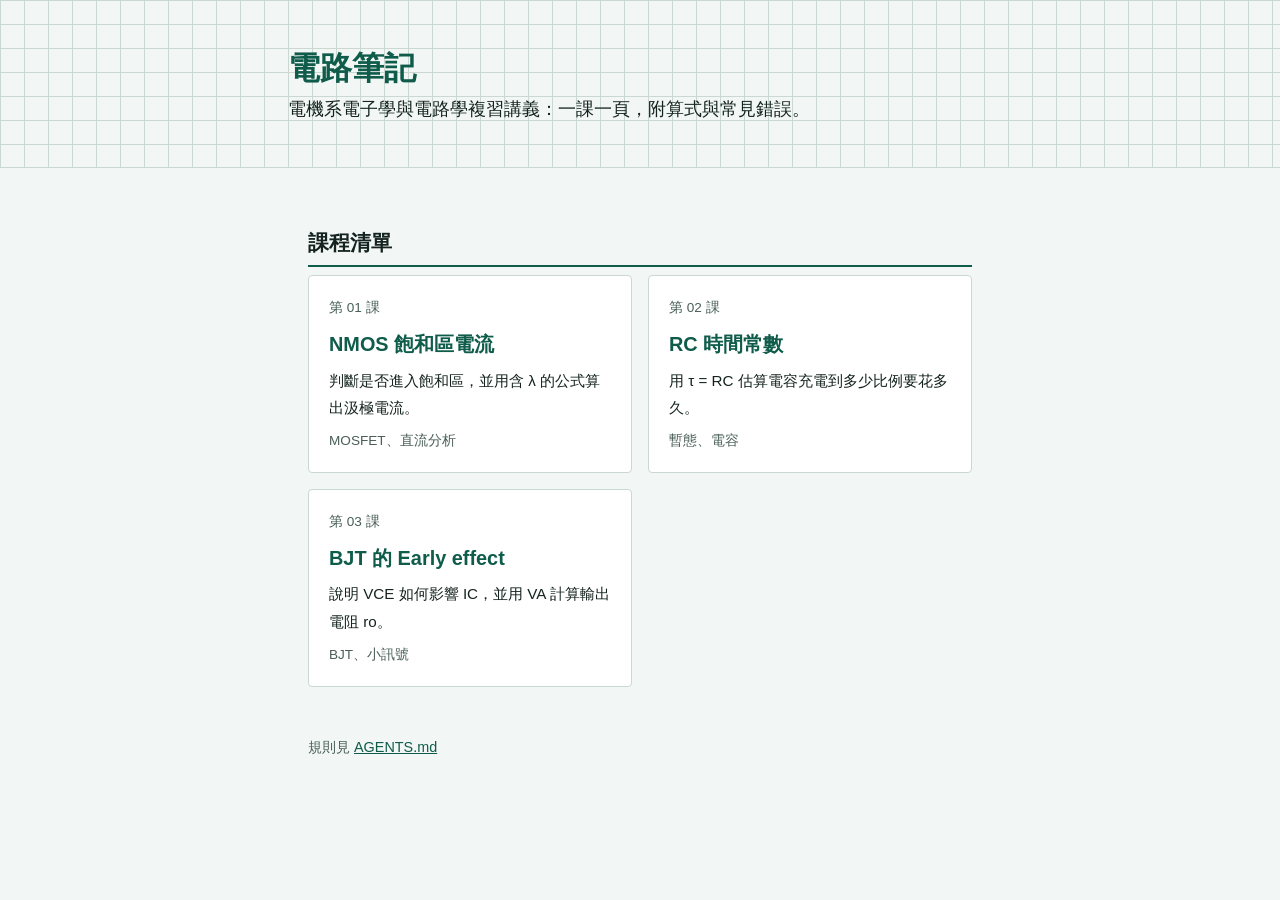
<file: index.html>
<!DOCTYPE html>
<html lang="zh-Hant">
<head>
<meta charset="utf-8">
<meta name="viewport" content="width=device-width, initial-scale=1">
<title>電路筆記</title>
<link rel="stylesheet" href="assets/style.css">
</head>
<body>
<header>
  <h1>電路筆記</h1>
  <p class="lead">電機系電子學與電路學複習講義：一課一頁，附算式與常見錯誤。</p>
</header>
<main>
  <h2>課程清單</h2>
  <div id="lesson-list" class="cards"></div>
  <noscript><p>請開啟 JavaScript 以顯示課程清單。</p></noscript>
</main>
<footer>規則見 <a href="AGENTS.md">AGENTS.md</a></footer>
<script src="assets/lessons.js"></script>
<script src="assets/site.js"></script>
</body>
</html>
</file>
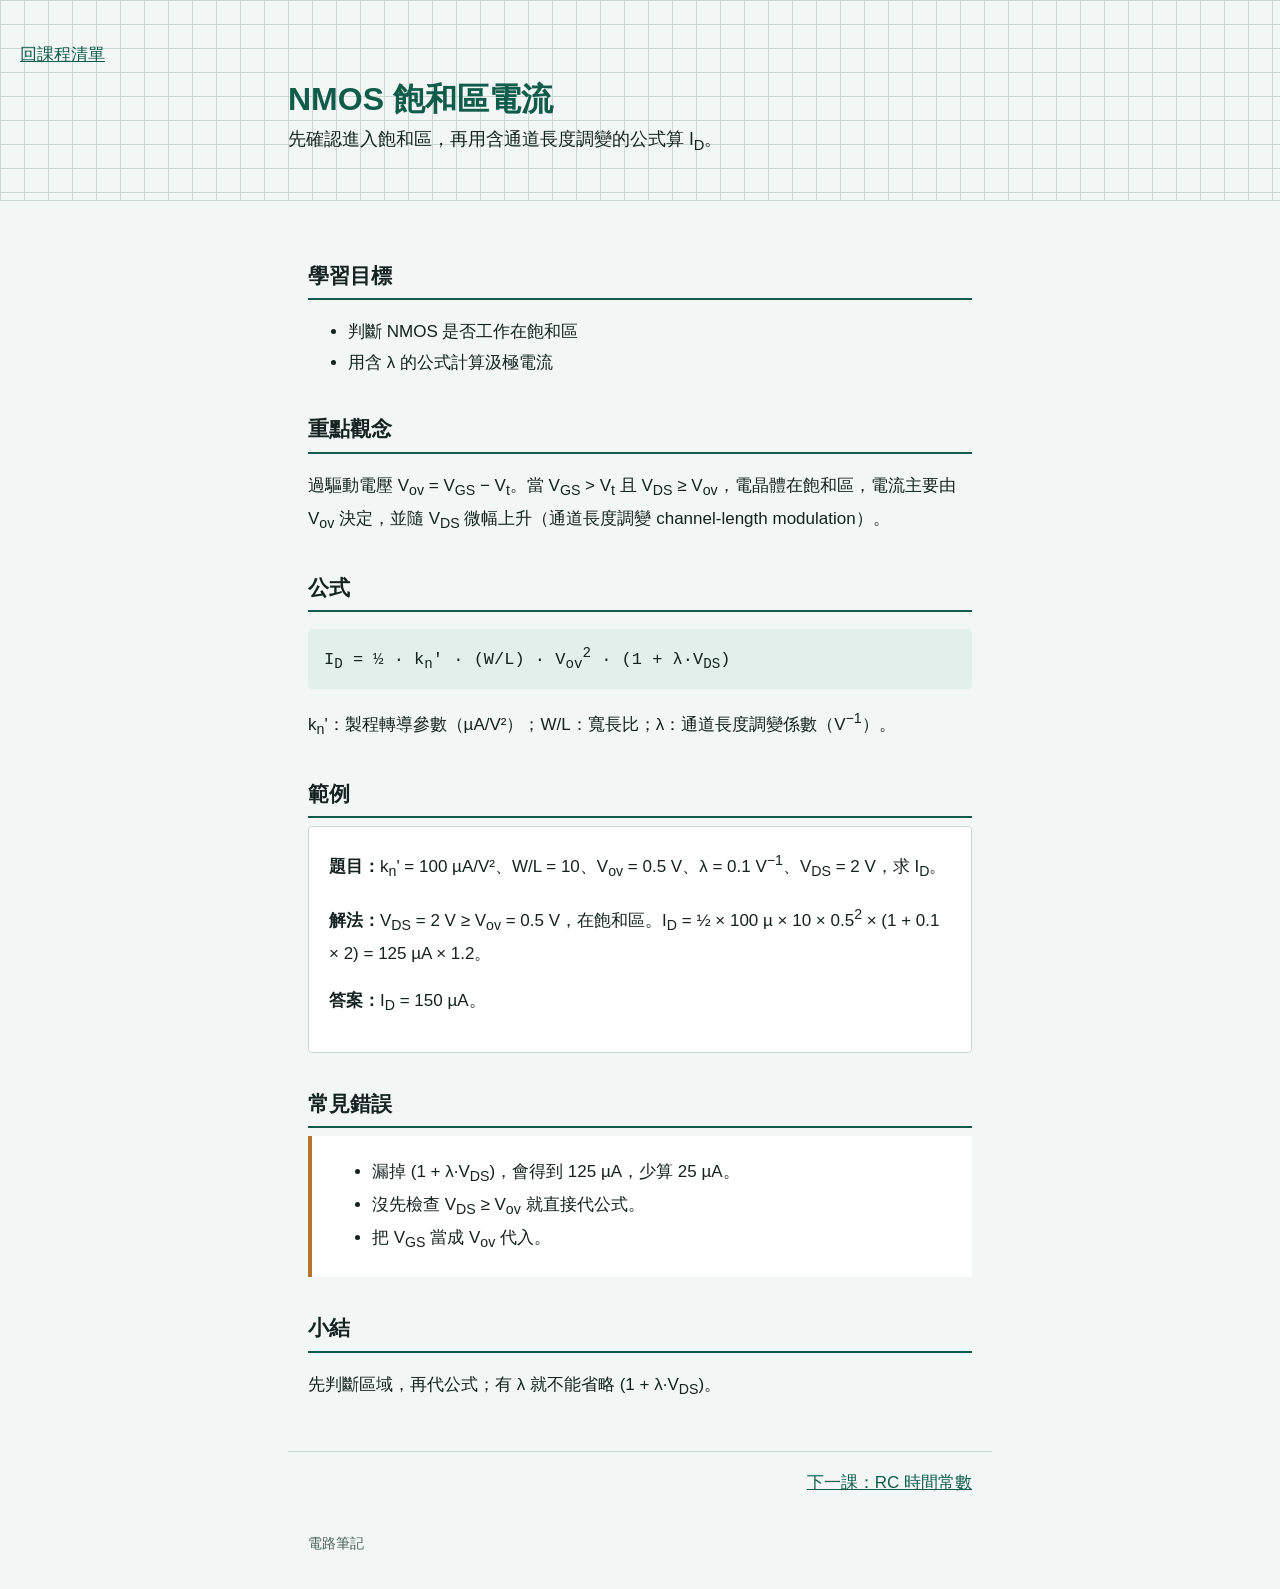
<file: lessons/01-nmos-saturation.html>
<!DOCTYPE html>
<html lang="zh-Hant">
<head>
<meta charset="utf-8">
<meta name="viewport" content="width=device-width, initial-scale=1">
<title>NMOS 飽和區電流｜電路筆記</title>
<link rel="stylesheet" href="../assets/style.css">
</head>
<body data-lesson="01-nmos-saturation">
<header>
  <a href="../index.html">回課程清單</a>
  <h1>NMOS 飽和區電流</h1>
  <p class="lead">先確認進入飽和區，再用含通道長度調變的公式算 I<sub>D</sub>。</p>
</header>
<main class="lesson">
  <h2>學習目標</h2>
  <ul><li>判斷 NMOS 是否工作在飽和區</li><li>用含 λ 的公式計算汲極電流</li></ul>
  <h2>重點觀念</h2>
  <p>過驅動電壓 V<sub>ov</sub> = V<sub>GS</sub> − V<sub>t</sub>。當 V<sub>GS</sub> &gt; V<sub>t</sub> 且 V<sub>DS</sub> ≥ V<sub>ov</sub>，電晶體在飽和區，電流主要由 V<sub>ov</sub> 決定，並隨 V<sub>DS</sub> 微幅上升（通道長度調變 channel-length modulation）。</p>
  <h2>公式</h2>
  <p class="formula">I<sub>D</sub> = ½ · k<sub>n</sub>' · (W/L) · V<sub>ov</sub><sup>2</sup> · (1 + λ·V<sub>DS</sub>)</p>
  <p>k<sub>n</sub>'：製程轉導參數（µA/V²）；W/L：寬長比；λ：通道長度調變係數（V<sup>−1</sup>）。</p>
  <h2>範例</h2>
  <div class="example">
    <p><strong>題目：</strong>k<sub>n</sub>' = 100 µA/V²、W/L = 10、V<sub>ov</sub> = 0.5 V、λ = 0.1 V<sup>−1</sup>、V<sub>DS</sub> = 2 V，求 I<sub>D</sub>。</p>
    <p><strong>解法：</strong>V<sub>DS</sub> = 2 V ≥ V<sub>ov</sub> = 0.5 V，在飽和區。I<sub>D</sub> = ½ × 100 µ × 10 × 0.5<sup>2</sup> × (1 + 0.1 × 2) = 125 µA × 1.2。</p>
    <p><strong>答案：</strong>I<sub>D</sub> = 150 µA。</p>
  </div>
  <h2>常見錯誤</h2>
  <div class="pitfall"><ul>
    <li>漏掉 (1 + λ·V<sub>DS</sub>)，會得到 125 µA，少算 25 µA。</li>
    <li>沒先檢查 V<sub>DS</sub> ≥ V<sub>ov</sub> 就直接代公式。</li>
    <li>把 V<sub>GS</sub> 當成 V<sub>ov</sub> 代入。</li>
  </ul></div>
  <h2>小結</h2>
  <p>先判斷區域，再代公式；有 λ 就不能省略 (1 + λ·V<sub>DS</sub>)。</p>
</main>
<nav id="pager"></nav>
<footer>電路筆記</footer>
<script src="../assets/lessons.js"></script>
<script src="../assets/site.js"></script>
</body>
</html>
</file>
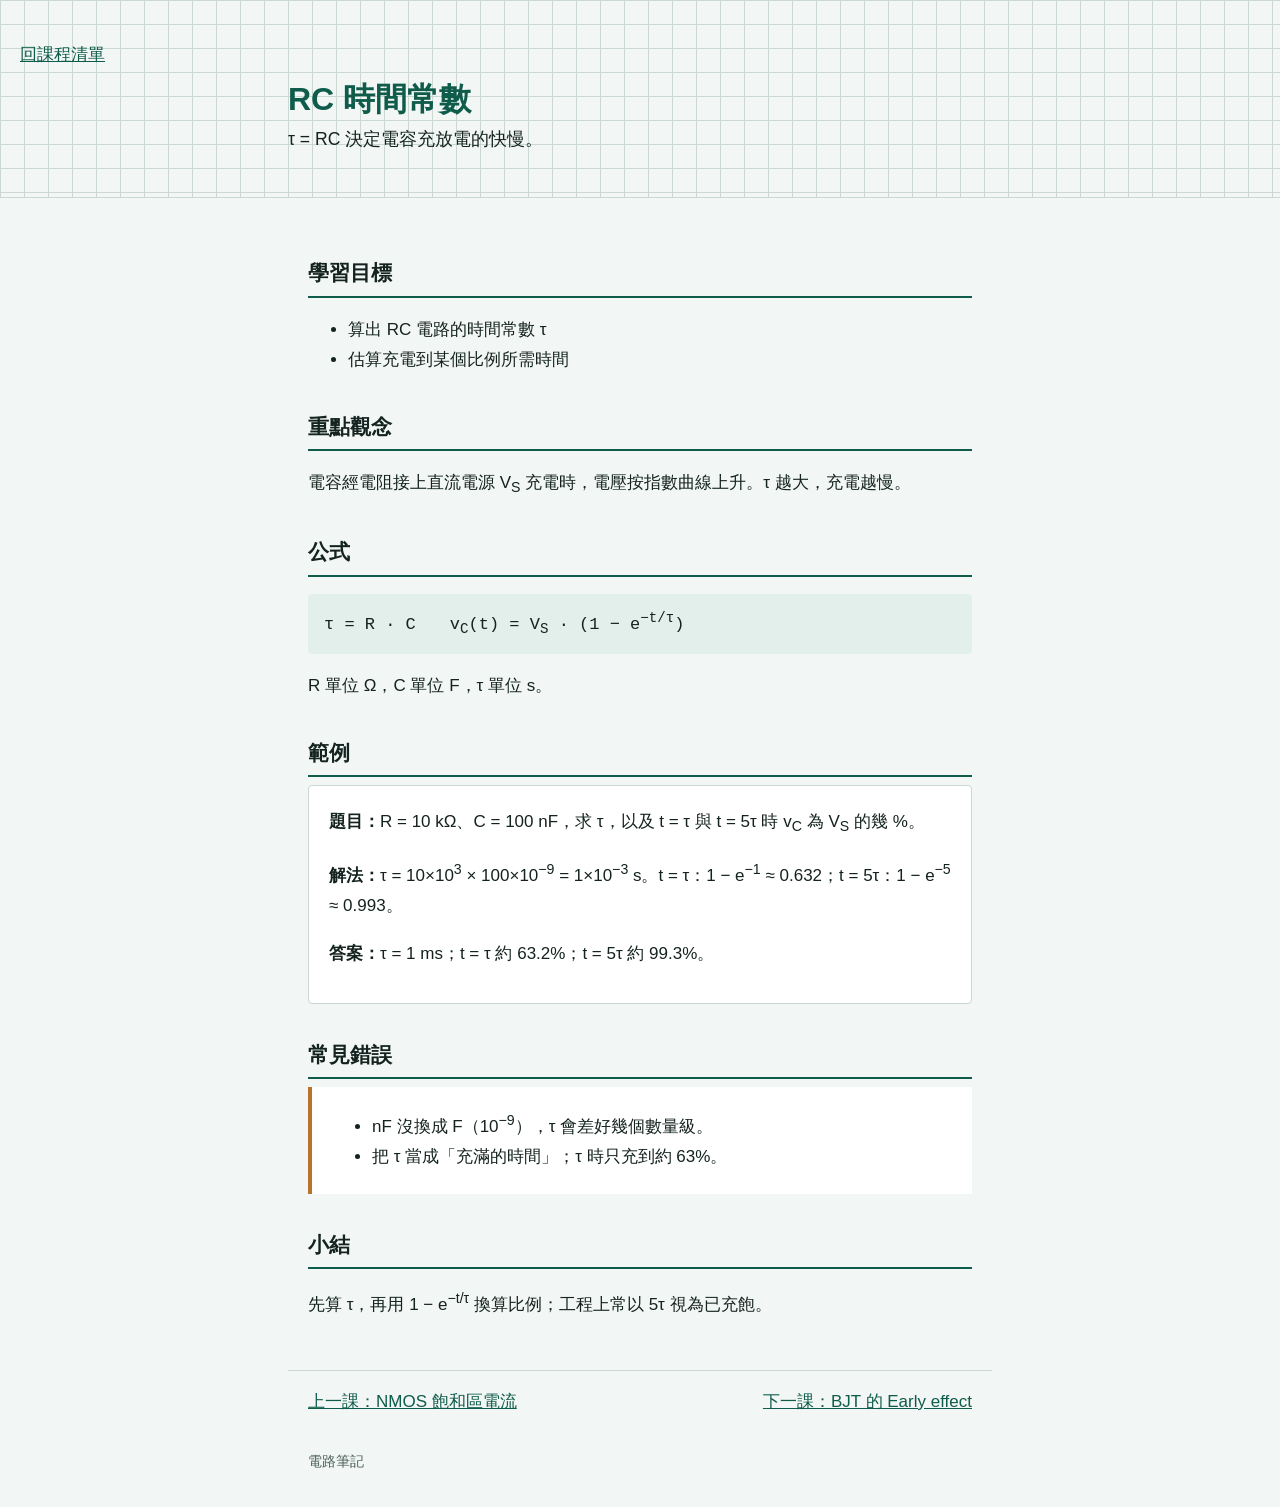
<file: lessons/02-rc-time-constant.html>
<!DOCTYPE html>
<html lang="zh-Hant">
<head>
<meta charset="utf-8">
<meta name="viewport" content="width=device-width, initial-scale=1">
<title>RC 時間常數｜電路筆記</title>
<link rel="stylesheet" href="../assets/style.css">
</head>
<body data-lesson="02-rc-time-constant">
<header>
  <a href="../index.html">回課程清單</a>
  <h1>RC 時間常數</h1>
  <p class="lead">τ = RC 決定電容充放電的快慢。</p>
</header>
<main class="lesson">
  <h2>學習目標</h2>
  <ul><li>算出 RC 電路的時間常數 τ</li><li>估算充電到某個比例所需時間</li></ul>
  <h2>重點觀念</h2>
  <p>電容經電阻接上直流電源 V<sub>S</sub> 充電時，電壓按指數曲線上升。τ 越大，充電越慢。</p>
  <h2>公式</h2>
  <p class="formula">τ = R · C　　v<sub>C</sub>(t) = V<sub>S</sub> · (1 − e<sup>−t/τ</sup>)</p>
  <p>R 單位 Ω，C 單位 F，τ 單位 s。</p>
  <h2>範例</h2>
  <div class="example">
    <p><strong>題目：</strong>R = 10 kΩ、C = 100 nF，求 τ，以及 t = τ 與 t = 5τ 時 v<sub>C</sub> 為 V<sub>S</sub> 的幾 %。</p>
    <p><strong>解法：</strong>τ = 10×10<sup>3</sup> × 100×10<sup>−9</sup> = 1×10<sup>−3</sup> s。t = τ：1 − e<sup>−1</sup> ≈ 0.632；t = 5τ：1 − e<sup>−5</sup> ≈ 0.993。</p>
    <p><strong>答案：</strong>τ = 1 ms；t = τ 約 63.2%；t = 5τ 約 99.3%。</p>
  </div>
  <h2>常見錯誤</h2>
  <div class="pitfall"><ul>
    <li>nF 沒換成 F（10<sup>−9</sup>），τ 會差好幾個數量級。</li>
    <li>把 τ 當成「充滿的時間」；τ 時只充到約 63%。</li>
  </ul></div>
  <h2>小結</h2>
  <p>先算 τ，再用 1 − e<sup>−t/τ</sup> 換算比例；工程上常以 5τ 視為已充飽。</p>
</main>
<nav id="pager"></nav>
<footer>電路筆記</footer>
<script src="../assets/lessons.js"></script>
<script src="../assets/site.js"></script>
</body>
</html>
</file>
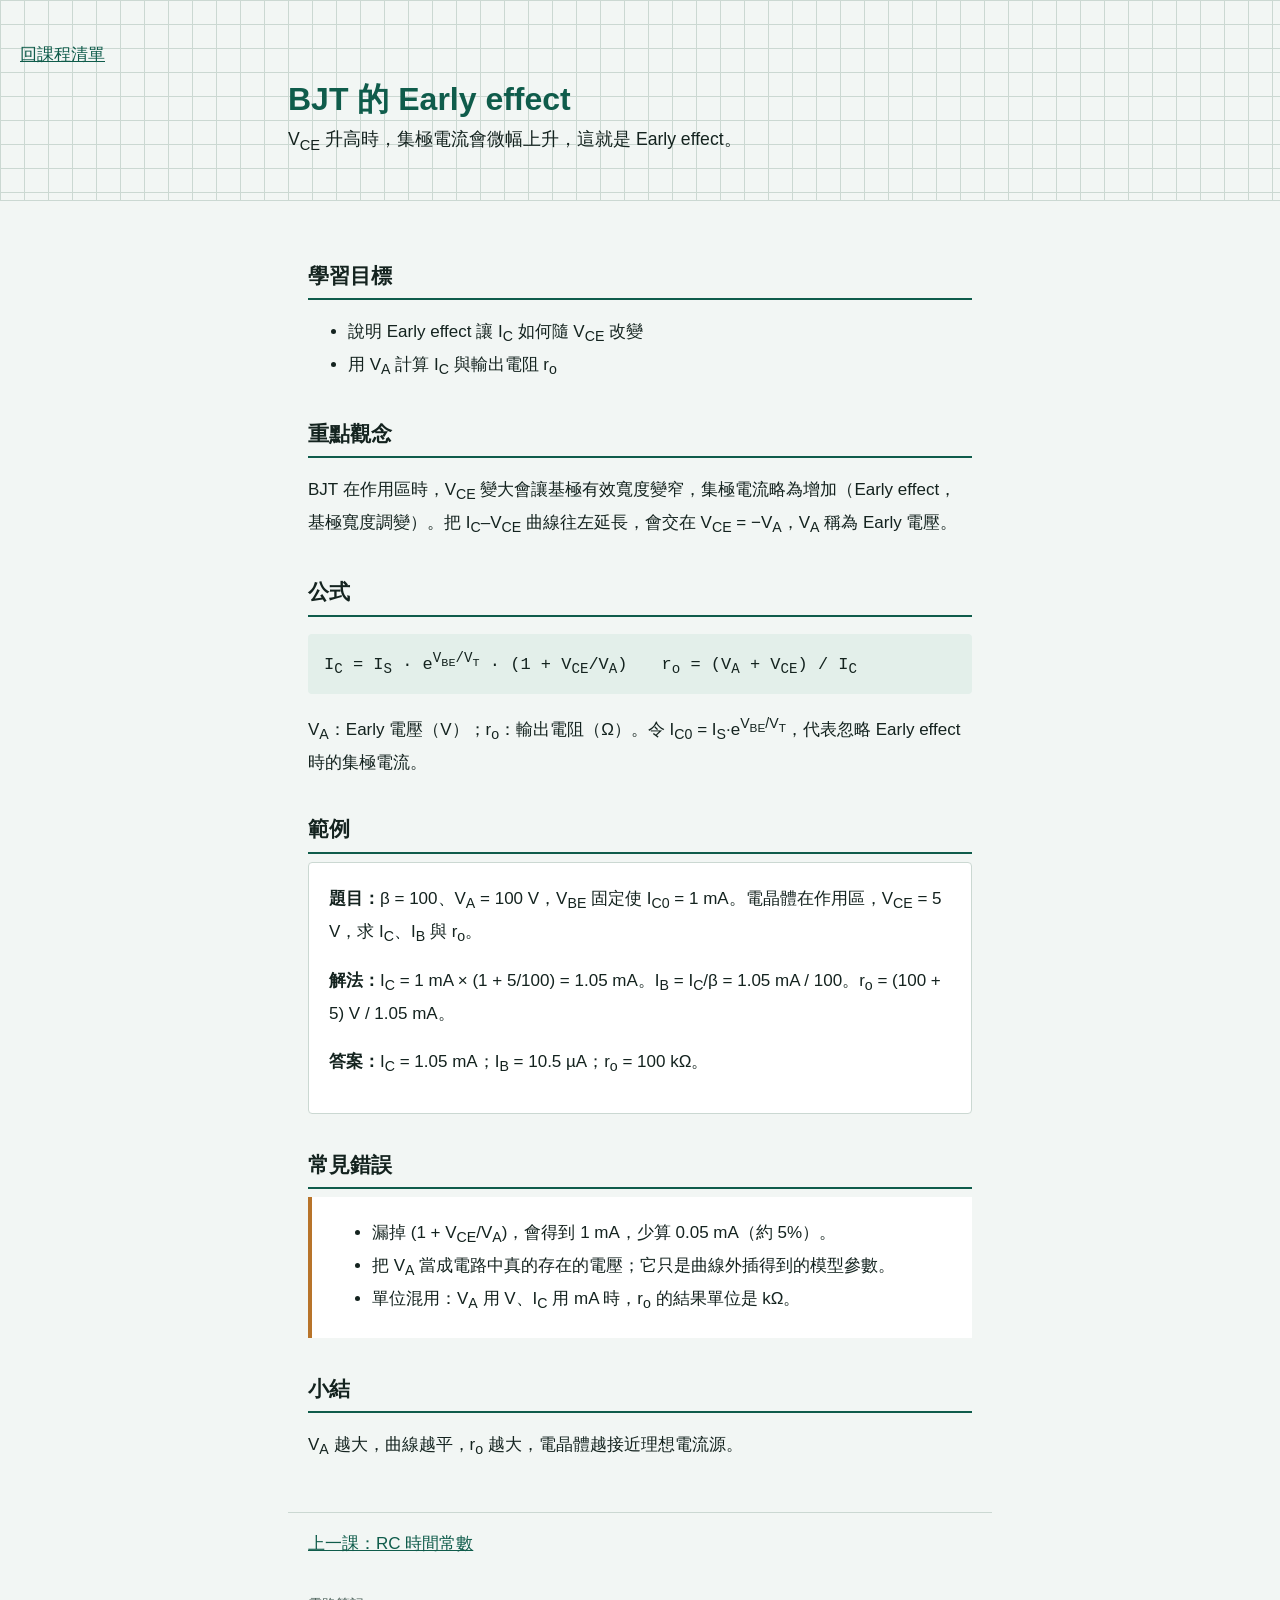
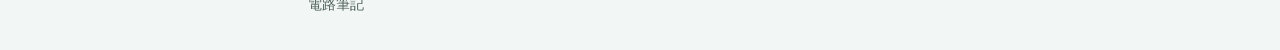
<file: lessons/03-bjt-early-effect.html>
<!DOCTYPE html>
<html lang="zh-Hant">
<head>
<meta charset="utf-8">
<meta name="viewport" content="width=device-width, initial-scale=1">
<title>BJT 的 Early effect｜電路筆記</title>
<link rel="stylesheet" href="../assets/style.css">
</head>
<body data-lesson="03-bjt-early-effect">
<header>
  <a href="../index.html">回課程清單</a>
  <h1>BJT 的 Early effect</h1>
  <p class="lead">V<sub>CE</sub> 升高時，集極電流會微幅上升，這就是 Early effect。</p>
</header>
<main class="lesson">
  <h2>學習目標</h2>
  <ul><li>說明 Early effect 讓 I<sub>C</sub> 如何隨 V<sub>CE</sub> 改變</li><li>用 V<sub>A</sub> 計算 I<sub>C</sub> 與輸出電阻 r<sub>o</sub></li></ul>
  <h2>重點觀念</h2>
  <p>BJT 在作用區時，V<sub>CE</sub> 變大會讓基極有效寬度變窄，集極電流略為增加（Early effect，基極寬度調變）。把 I<sub>C</sub>–V<sub>CE</sub> 曲線往左延長，會交在 V<sub>CE</sub> = −V<sub>A</sub>，V<sub>A</sub> 稱為 Early 電壓。</p>
  <h2>公式</h2>
  <p class="formula">I<sub>C</sub> = I<sub>S</sub> · e<sup>V<sub>BE</sub>/V<sub>T</sub></sup> · (1 + V<sub>CE</sub>/V<sub>A</sub>)　　r<sub>o</sub> = (V<sub>A</sub> + V<sub>CE</sub>) / I<sub>C</sub></p>
  <p>V<sub>A</sub>：Early 電壓（V）；r<sub>o</sub>：輸出電阻（Ω）。令 I<sub>C0</sub> = I<sub>S</sub>·e<sup>V<sub>BE</sub>/V<sub>T</sub></sup>，代表忽略 Early effect 時的集極電流。</p>
  <h2>範例</h2>
  <div class="example">
    <p><strong>題目：</strong>β = 100、V<sub>A</sub> = 100 V，V<sub>BE</sub> 固定使 I<sub>C0</sub> = 1 mA。電晶體在作用區，V<sub>CE</sub> = 5 V，求 I<sub>C</sub>、I<sub>B</sub> 與 r<sub>o</sub>。</p>
    <p><strong>解法：</strong>I<sub>C</sub> = 1 mA × (1 + 5/100) = 1.05 mA。I<sub>B</sub> = I<sub>C</sub>/β = 1.05 mA / 100。r<sub>o</sub> = (100 + 5) V / 1.05 mA。</p>
    <p><strong>答案：</strong>I<sub>C</sub> = 1.05 mA；I<sub>B</sub> = 10.5 µA；r<sub>o</sub> = 100 kΩ。</p>
  </div>
  <h2>常見錯誤</h2>
  <div class="pitfall"><ul>
    <li>漏掉 (1 + V<sub>CE</sub>/V<sub>A</sub>)，會得到 1 mA，少算 0.05 mA（約 5%）。</li>
    <li>把 V<sub>A</sub> 當成電路中真的存在的電壓；它只是曲線外插得到的模型參數。</li>
    <li>單位混用：V<sub>A</sub> 用 V、I<sub>C</sub> 用 mA 時，r<sub>o</sub> 的結果單位是 kΩ。</li>
  </ul></div>
  <h2>小結</h2>
  <p>V<sub>A</sub> 越大，曲線越平，r<sub>o</sub> 越大，電晶體越接近理想電流源。</p>
</main>
<nav id="pager"></nav>
<footer>電路筆記</footer>
<script src="../assets/lessons.js"></script>
<script src="../assets/site.js"></script>
</body>
</html>
</file>
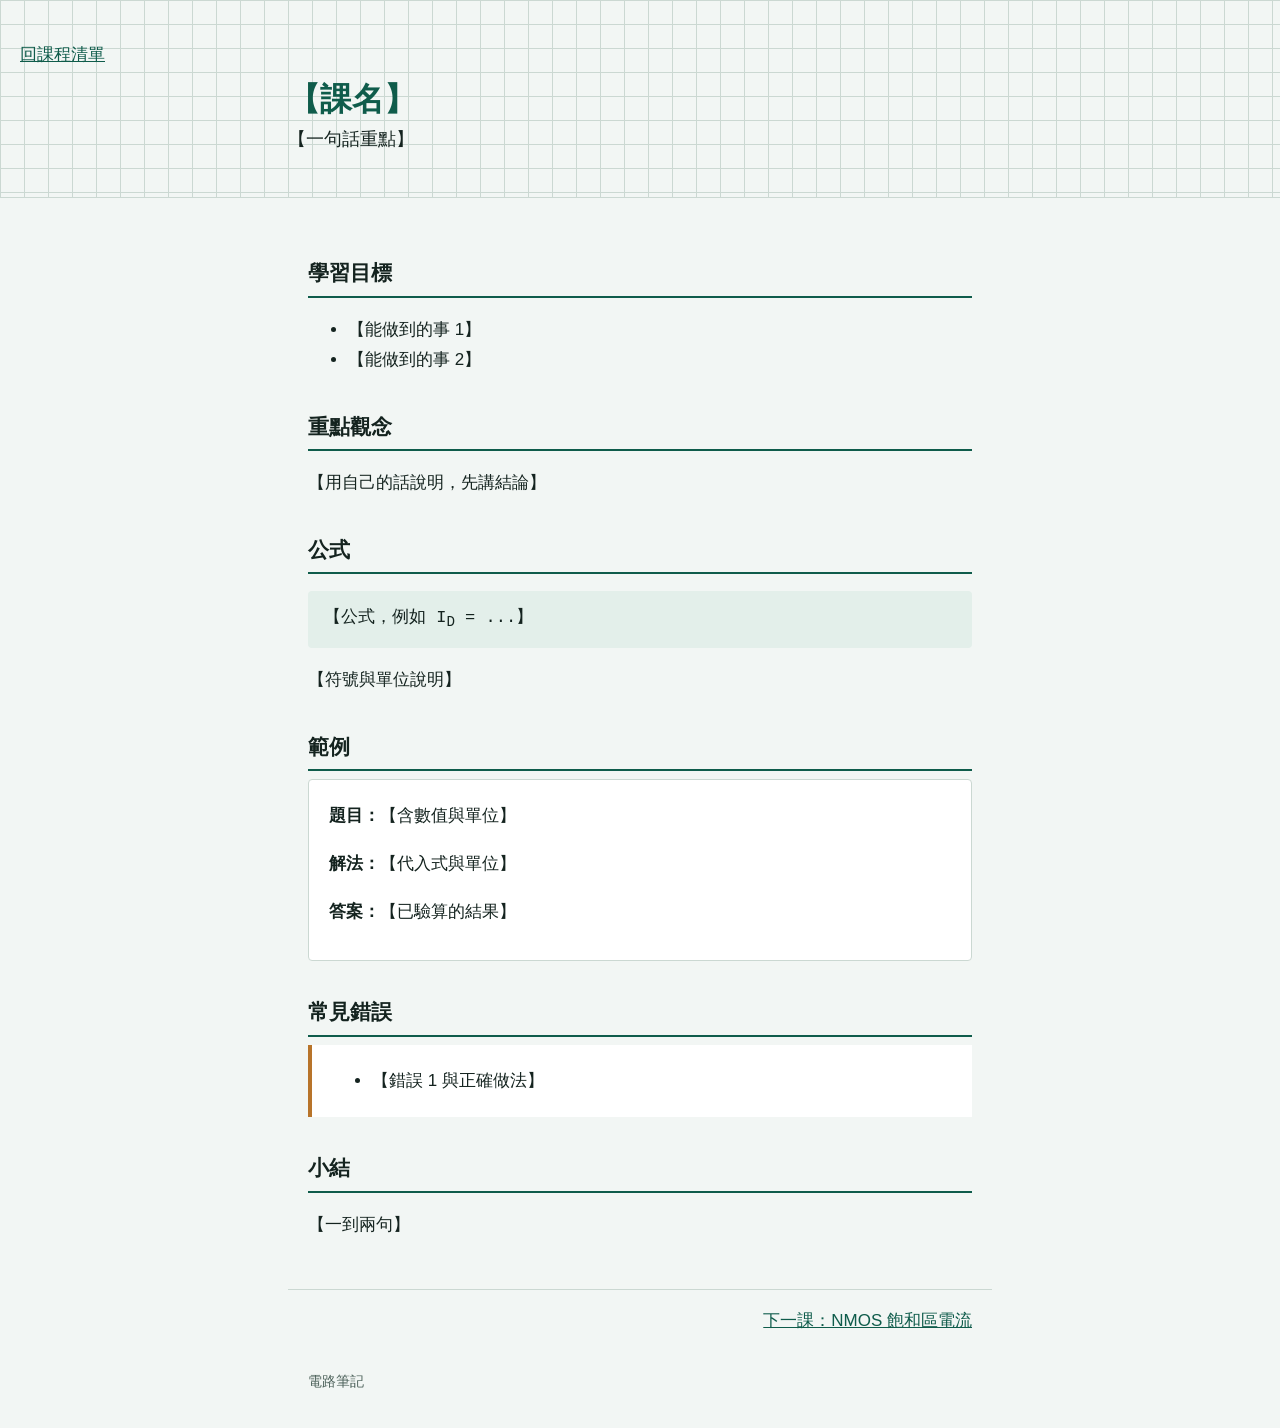
<file: templates/lesson-template.html>
<!DOCTYPE html>
<html lang="zh-Hant">
<head>
<meta charset="utf-8">
<meta name="viewport" content="width=device-width, initial-scale=1">
<title>【課名】｜電路筆記</title>
<link rel="stylesheet" href="../assets/style.css">
</head>
<body data-lesson="【NN-slug，與檔名相同】">
<header>
  <a href="../index.html">回課程清單</a>
  <h1>【課名】</h1>
  <p class="lead">【一句話重點】</p>
</header>
<main class="lesson">
  <h2>學習目標</h2>
  <ul><li>【能做到的事 1】</li><li>【能做到的事 2】</li></ul>
  <h2>重點觀念</h2>
  <p>【用自己的話說明，先講結論】</p>
  <h2>公式</h2>
  <p class="formula">【公式，例如 I<sub>D</sub> = ...】</p>
  <p>【符號與單位說明】</p>
  <h2>範例</h2>
  <div class="example">
    <p><strong>題目：</strong>【含數值與單位】</p>
    <p><strong>解法：</strong>【代入式與單位】</p>
    <p><strong>答案：</strong>【已驗算的結果】</p>
  </div>
  <h2>常見錯誤</h2>
  <div class="pitfall"><ul><li>【錯誤 1 與正確做法】</li></ul></div>
  <h2>小結</h2>
  <p>【一到兩句】</p>
</main>
<nav id="pager"></nav>
<footer>電路筆記</footer>
<script src="../assets/lessons.js"></script>
<script src="../assets/site.js"></script>
</body>
</html>
</file>
<file: assets/style.css>
:root{--bg:#F2F6F4;--card:#FFFFFF;--ink:#14231F;--accent:#0F5C4B;--copper:#B8742A;--line:#CBD8D2;--formula:#E3EFEA}
*{box-sizing:border-box}
body{margin:0;background:var(--bg);color:var(--ink);font:17px/1.8 "Noto Sans TC","PingFang TC","Microsoft JhengHei",sans-serif}
a{color:var(--accent)}
a:focus-visible{outline:3px solid var(--copper);outline-offset:2px}
header,main,footer,nav#pager{max-width:44rem;margin:0 auto;padding:0 1.25rem}
header{padding-top:2.5rem;padding-bottom:1.5rem;max-width:none;border-bottom:1px solid var(--line);
  background-image:linear-gradient(var(--line) 1px,transparent 1px),linear-gradient(90deg,var(--line) 1px,transparent 1px);background-size:24px 24px}
header>*{max-width:44rem;margin-left:auto;margin-right:auto}
header h1{font-size:2rem;line-height:1.3;margin:.5rem auto .25rem;color:var(--accent)}
.lead{font-size:1.1rem;margin-top:0}
main{padding-top:1.5rem;padding-bottom:2rem}
h2{font-size:1.3rem;margin:2rem 0 .5rem;padding-bottom:.25rem;border-bottom:2px solid var(--accent)}
.formula{font-family:ui-monospace,Menlo,Consolas,monospace;background:var(--formula);padding:.75rem 1rem;border-radius:4px;overflow-x:auto}
.example{background:var(--card);border:1px solid var(--line);border-radius:4px;padding:.25rem 1.25rem 1rem}
.pitfall{border-left:4px solid var(--copper);background:var(--card);padding:.25rem 1.25rem}
.cards{display:grid;gap:1rem;grid-template-columns:repeat(auto-fill,minmax(15rem,1fr))}
.card{display:block;background:var(--card);border:1px solid var(--line);border-radius:4px;padding:1rem 1.25rem;color:var(--ink);text-decoration:none}
.card:hover{border-color:var(--accent)}
.card h3{margin:.25rem 0;color:var(--accent)}
.card p{margin:.25rem 0;font-size:.95rem}
.no,.tags{font-size:.85rem;color:#4a5f58}
nav#pager{display:flex;justify-content:space-between;gap:1rem;padding-top:1rem;padding-bottom:1rem;border-top:1px solid var(--line)}
footer{padding-top:1rem;padding-bottom:2rem;font-size:.9rem;color:#4a5f58}
@media(max-width:480px){body{font-size:16px}header h1{font-size:1.6rem}nav#pager{flex-direction:column}}
</file>
